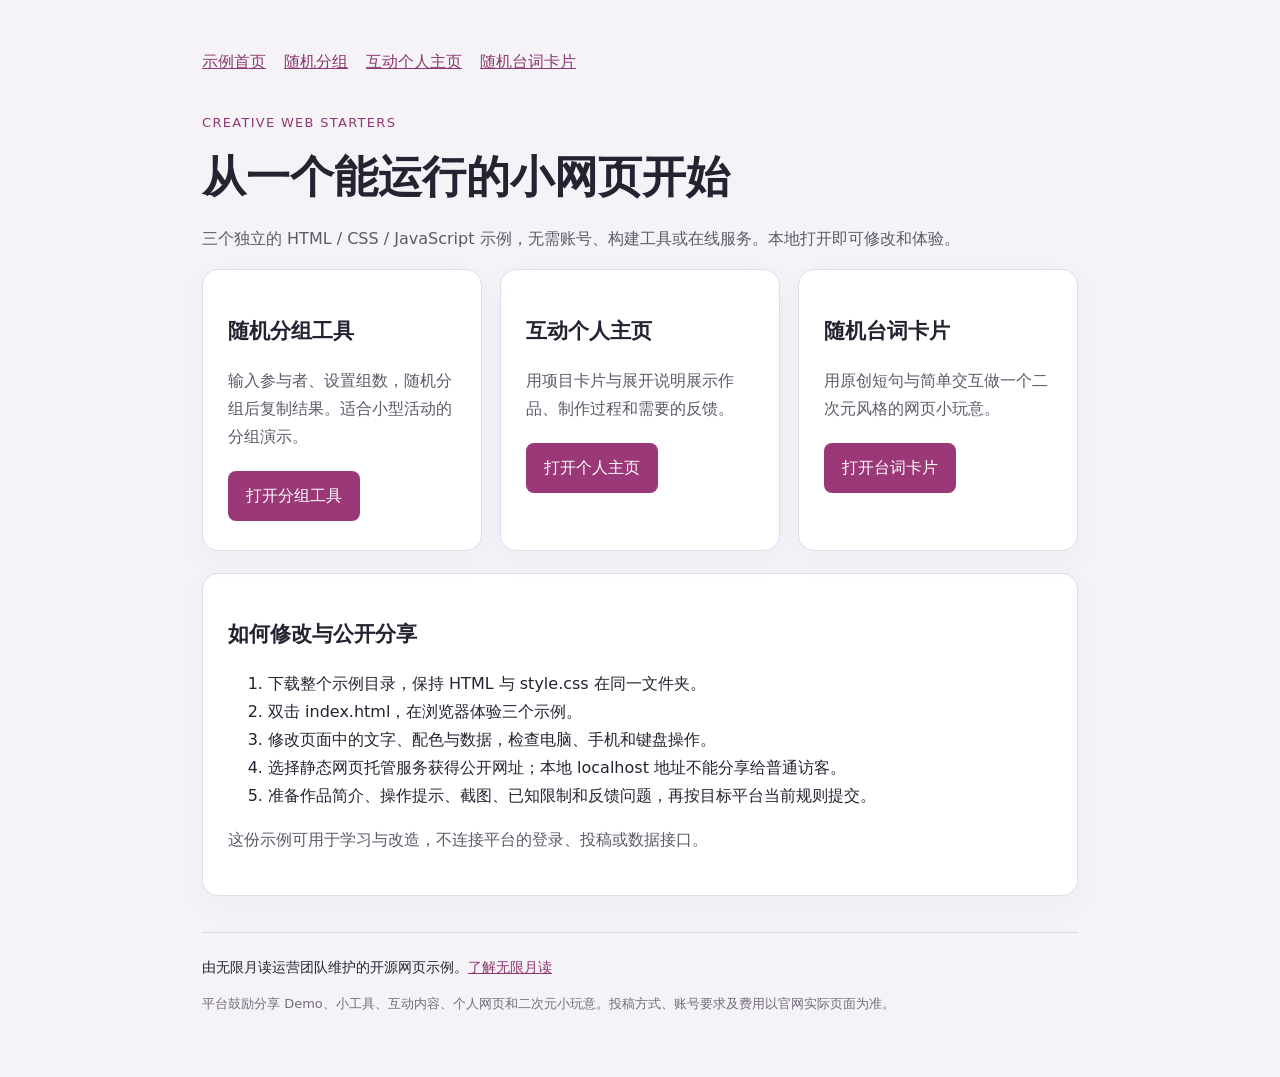
<file: index.html>
<!doctype html>
<html lang="zh-CN"><head><meta charset="utf-8"><meta name="viewport" content="width=device-width,initial-scale=1"><meta name="description" content="无需构建工具的随机分组工具、互动个人主页与原创随机台词卡片，附修改和分享说明。"><title>轻量互动网页示例 · Creative Web Starters</title><link rel="stylesheet" href="style.css"></head><body><main><nav aria-label="示例导航"><a href="index.html">示例首页</a><a href="groups.html">随机分组</a><a href="profile.html">互动个人主页</a><a href="quotes.html">随机台词卡片</a></nav><span class="eyebrow">CREATIVE WEB STARTERS</span><h1>从一个能运行的小网页开始</h1><p>三个独立的 HTML / CSS / JavaScript 示例，无需账号、构建工具或在线服务。本地打开即可修改和体验。</p><div class="grid"><article class="panel"><h2>随机分组工具</h2><p>输入参与者、设置组数，随机分组后复制结果。适合小型活动的分组演示。</p><a class="button" href="groups.html">打开分组工具</a></article><article class="panel"><h2>互动个人主页</h2><p>用项目卡片与展开说明展示作品、制作过程和需要的反馈。</p><a class="button" href="profile.html">打开个人主页</a></article><article class="panel"><h2>随机台词卡片</h2><p>用原创短句与简单交互做一个二次元风格的网页小玩意。</p><a class="button" href="quotes.html">打开台词卡片</a></article></div><section class="panel"><h2>如何修改与公开分享</h2><ol><li>下载整个示例目录，保持 HTML 与 style.css 在同一文件夹。</li><li>双击 index.html，在浏览器体验三个示例。</li><li>修改页面中的文字、配色与数据，检查电脑、手机和键盘操作。</li><li>选择静态网页托管服务获得公开网址；本地 localhost 地址不能分享给普通访客。</li><li>准备作品简介、操作提示、截图、已知限制和反馈问题，再按目标平台当前规则提交。</li></ol><p>这份示例可用于学习与改造，不连接平台的登录、投稿或数据接口。</p></section><footer>由无限月读运营团队维护的开源网页示例。<a href="https://www.wuxianyuedu.cn/" target="_blank" rel="noopener">了解无限月读</a><p class="muted">平台鼓励分享 Demo、小工具、互动内容、个人网页和二次元小玩意。投稿方式、账号要求及费用以官网实际页面为准。</p></footer></main></body></html>
</file>
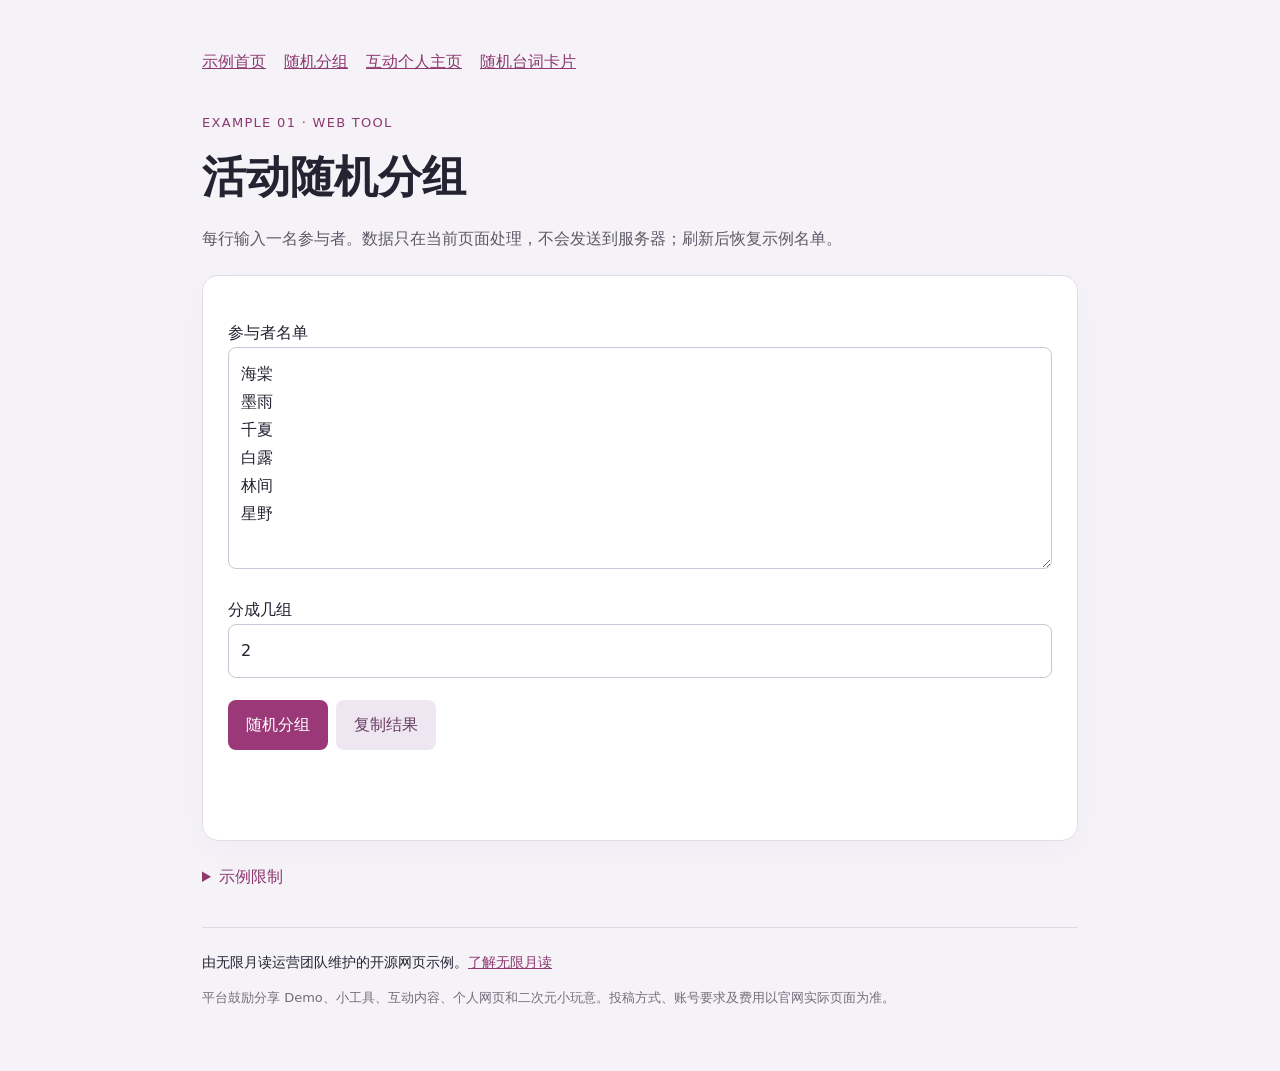
<file: groups.html>
<!doctype html>
<html lang="zh-CN"><head><meta charset="utf-8"><meta name="viewport" content="width=device-width,initial-scale=1"><meta name="description" content="本地运行的网页随机分组工具，每行输入一名参与者，自定义组数并复制分组结果。"><title>随机分组工具 · Creative Web Starters</title><link rel="stylesheet" href="style.css"></head><body><main><nav aria-label="示例导航"><a href="index.html">示例首页</a><a href="groups.html">随机分组</a><a href="profile.html">互动个人主页</a><a href="quotes.html">随机台词卡片</a></nav><span class="eyebrow">EXAMPLE 01 · WEB TOOL</span><h1>活动随机分组</h1><p>每行输入一名参与者。数据只在当前页面处理，不会发送到服务器；刷新后恢复示例名单。</p><section class="panel"><form><label for="names">参与者名单<textarea id="names" rows="7">海棠
墨雨
千夏
白露
林间
星野</textarea></label><label for="count">分成几组<input id="count" type="number" min="1" max="1000" value="2" required></label><button type="submit">随机分组</button><button id="copy" class="secondary" type="button" disabled>复制结果</button></form><p id="status" class="error" role="status" aria-live="polite"></p><pre id="result" class="result" hidden></pre></section><details><summary>示例限制</summary><p>这是普通活动的随机分组示例，不提供服务器存档、多人同步或审计记录。同名条目按不同参与者处理。</p></details><footer>由无限月读运营团队维护的开源网页示例。<a href="https://www.wuxianyuedu.cn/" target="_blank" rel="noopener">了解无限月读</a><p class="muted">平台鼓励分享 Demo、小工具、互动内容、个人网页和二次元小玩意。投稿方式、账号要求及费用以官网实际页面为准。</p></footer></main><script>
const form=document.querySelector("form");const output=document.querySelector("#result");const status=document.querySelector("#status");function randomInt(max){const limit=Math.floor(4294967296/max)*max;const buffer=new Uint32Array(1);let value;do{crypto.getRandomValues(buffer);value=buffer[0]}while(value>=limit);return value%max}form.addEventListener("submit",event=>{event.preventDefault();const names=document.querySelector("#names").value.split(/\r?\n/).map(value=>value.trim()).filter(Boolean);const count=Number(document.querySelector("#count").value);if(names.length<2||names.length>1000||!Number.isInteger(count)||count<1||count>names.length){output.hidden=true;document.querySelector("#copy").disabled=true;status.textContent="请输入 2 至 1000 名参与者，组数须为 1 到参与者人数之间的整数。";return}for(let i=names.length-1;i>0;i--){const j=randomInt(i+1);[names[i],names[j]]=[names[j],names[i]]}const groups=Array.from({length:count},()=>[]);names.forEach((name,index)=>groups[index%count].push(name));output.textContent=groups.map((group,index)=>"第 "+(index+1)+" 组："+group.join("、")).join("\n");output.hidden=false;document.querySelector("#copy").disabled=false;status.textContent="已完成随机分组，各组人数最多相差一人。"});document.querySelector("#copy").addEventListener("click",async()=>{try{await navigator.clipboard.writeText(output.textContent);status.textContent="结果已复制。"}catch{status.textContent="当前浏览器未允许自动复制，请选中下方结果手动复制。"}});
</script></body></html>
</file>
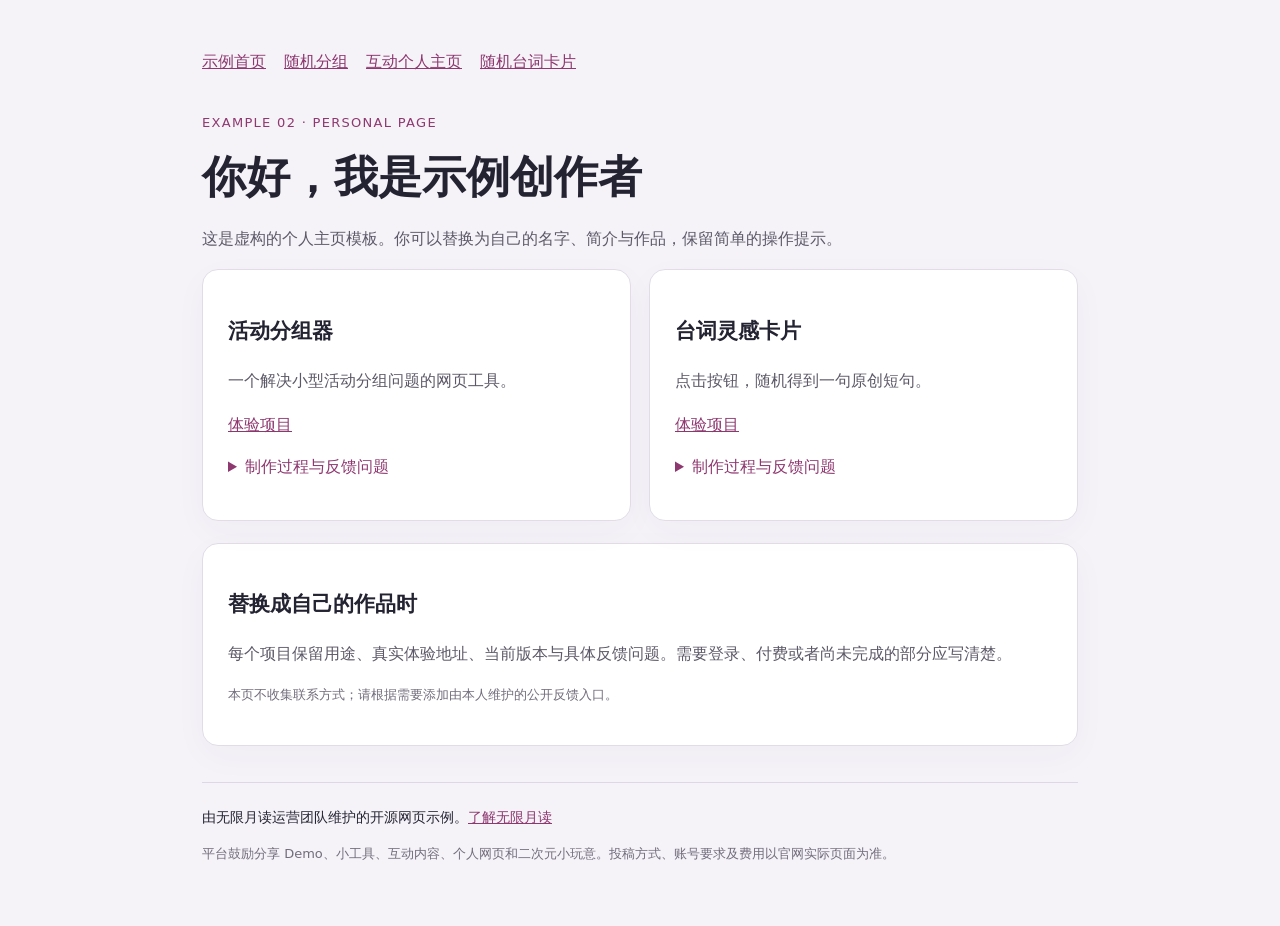
<file: profile.html>
<!doctype html>
<html lang="zh-CN"><head><meta charset="utf-8"><meta name="viewport" content="width=device-width,initial-scale=1"><meta name="description" content="使用可展开项目卡片展示作品、制作过程与反馈需求的个人主页模板。"><title>互动个人主页模板 · Creative Web Starters</title><link rel="stylesheet" href="style.css"></head><body><main><nav aria-label="示例导航"><a href="index.html">示例首页</a><a href="groups.html">随机分组</a><a href="profile.html">互动个人主页</a><a href="quotes.html">随机台词卡片</a></nav><span class="eyebrow">EXAMPLE 02 · PERSONAL PAGE</span><h1>你好，我是示例创作者</h1><p>这是虚构的个人主页模板。你可以替换为自己的名字、简介与作品，保留简单的操作提示。</p><section class="grid"><article class="panel"><h2>活动分组器</h2><p>一个解决小型活动分组问题的网页工具。</p><a href="groups.html">体验项目</a><details><summary>制作过程与反馈问题</summary><p>先完成名单输入和随机分组，再补充结果复制。你是否能在不看说明的情况下完成一次分组？</p></details></article><article class="panel"><h2>台词灵感卡片</h2><p>点击按钮，随机得到一句原创短句。</p><a href="quotes.html">体验项目</a><details><summary>制作过程与反馈问题</summary><p>用少量原创文本构成一个可点击的趣味页面。卡片文字在手机上是否容易阅读？</p></details></article></section><section class="panel"><h2>替换成自己的作品时</h2><p>每个项目保留用途、真实体验地址、当前版本与具体反馈问题。需要登录、付费或者尚未完成的部分应写清楚。</p><p class="muted">本页不收集联系方式；请根据需要添加由本人维护的公开反馈入口。</p></section><footer>由无限月读运营团队维护的开源网页示例。<a href="https://www.wuxianyuedu.cn/" target="_blank" rel="noopener">了解无限月读</a><p class="muted">平台鼓励分享 Demo、小工具、互动内容、个人网页和二次元小玩意。投稿方式、账号要求及费用以官网实际页面为准。</p></footer></main></body></html>
</file>
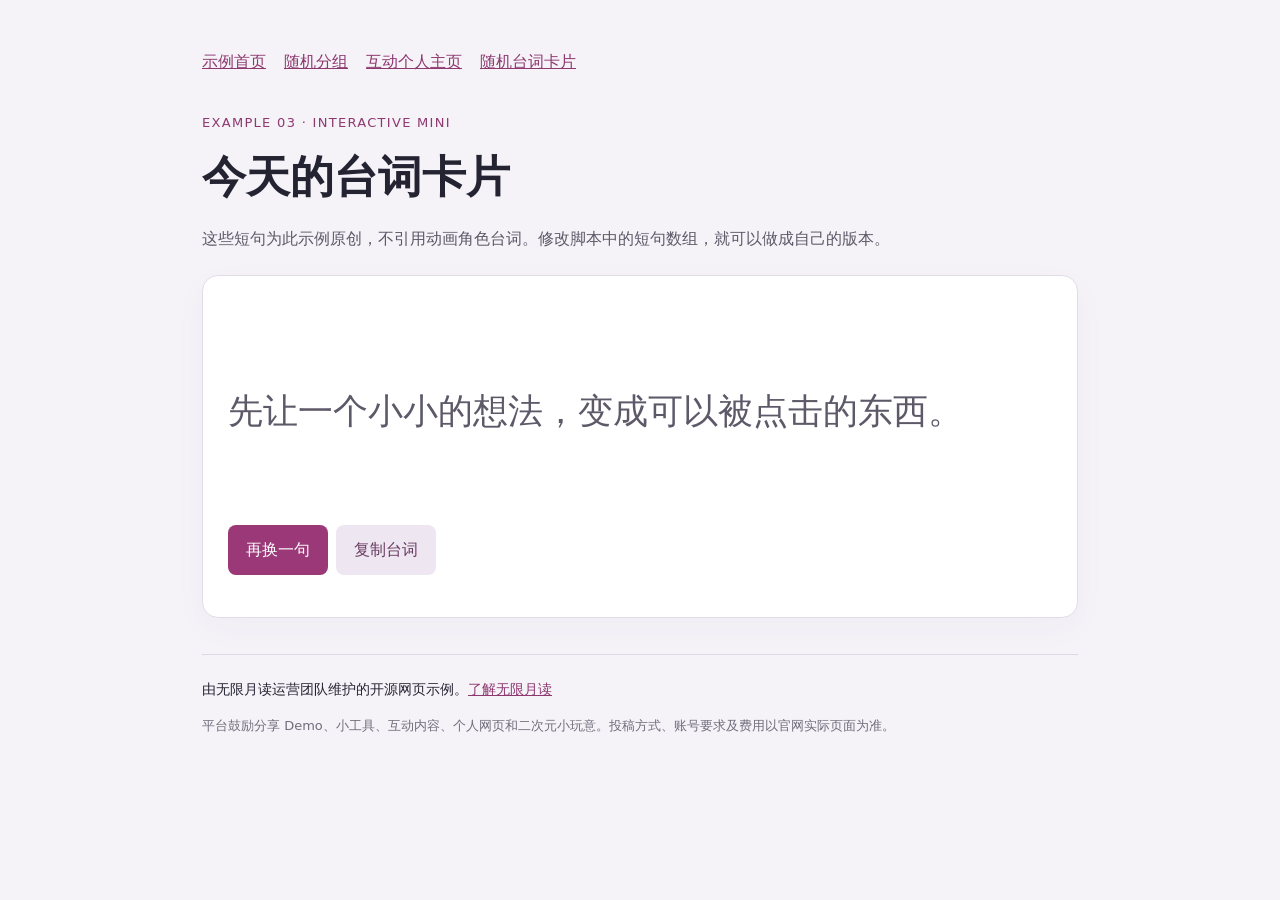
<file: quotes.html>
<!doctype html>
<html lang="zh-CN"><head><meta charset="utf-8"><meta name="viewport" content="width=device-width,initial-scale=1"><meta name="description" content="点击换一句原创短句的二次元趣味网页示例，无需登录，可改造为自己的互动卡片。"><title>原创随机台词卡片 · Creative Web Starters</title><link rel="stylesheet" href="style.css"></head><body><main><nav aria-label="示例导航"><a href="index.html">示例首页</a><a href="groups.html">随机分组</a><a href="profile.html">互动个人主页</a><a href="quotes.html">随机台词卡片</a></nav><span class="eyebrow">EXAMPLE 03 · INTERACTIVE MINI</span><h1>今天的台词卡片</h1><p>这些短句为此示例原创，不引用动画角色台词。修改脚本中的短句数组，就可以做成自己的版本。</p><section class="panel"><p id="quote" class="quote" aria-live="polite">先让一个小小的想法，变成可以被点击的东西。</p><button id="next" type="button">再换一句</button><button id="copy" class="secondary" type="button">复制台词</button><p id="status" class="muted" role="status"></p></section><footer>由无限月读运营团队维护的开源网页示例。<a href="https://www.wuxianyuedu.cn/" target="_blank" rel="noopener">了解无限月读</a><p class="muted">平台鼓励分享 Demo、小工具、互动内容、个人网页和二次元小玩意。投稿方式、账号要求及费用以官网实际页面为准。</p></footer></main><script>
const lines=["今天的任务，是替昨天的自己打开一扇小窗。","就算地图还没有画完，也可以先走到下一盏灯旁。","如果星星暂时没回信，那就先写完自己的这一页。","勇者也可以休息，存档点一直在这里。","这个世界的隐藏选项，也许只是再试一次。","先让一个小小的想法，变成可以被点击的东西。"];let current=lines.length-1;const card=document.querySelector("#quote");const status=document.querySelector("#status");document.querySelector("#next").addEventListener("click",()=>{const step=1+Math.floor(Math.random()*(lines.length-1));current=(Math.max(0,current)+step)%lines.length;card.textContent=lines[current];status.textContent="已换一句。"});document.querySelector("#copy").addEventListener("click",async()=>{try{await navigator.clipboard.writeText(card.textContent);status.textContent="台词已复制。"}catch{status.textContent="请选中卡片文字手动复制。"}});
</script></body></html>
</file>
<file: style.css>
:root{font-family:system-ui,"Microsoft YaHei",sans-serif;color:#242332;background:#f5f3f8;line-height:1.75}*{box-sizing:border-box}body{margin:0}main{max-width:920px;margin:auto;padding:48px 22px}h1{font-size:clamp(28px,5vw,44px);line-height:1.3;margin:12px 0 20px}h2{font-size:21px}.eyebrow{color:#8e3870;letter-spacing:.1em;font-size:13px}p{color:#5d5968}a{color:#8e3870}nav{display:flex;flex-wrap:wrap;gap:18px;margin-bottom:32px}.panel{background:white;border:1px solid #e2dce8;padding:25px;border-radius:16px;margin:22px 0;box-shadow:0 10px 35px #4f255208}.grid{display:grid;grid-template-columns:repeat(auto-fit,minmax(210px,1fr));gap:18px}.grid .panel{margin:0}label{display:block;margin:18px 0}input,textarea,select{font:inherit;width:100%;padding:12px;border:1px solid #cfc6d7;border-radius:8px;background:white;color:#242332}button,.button{display:inline-block;font:inherit;cursor:pointer;padding:11px 18px;color:white;background:#9b3878;border:0;border-radius:8px;text-decoration:none;margin:4px 8px 4px 0}button.secondary{background:#eee6f0;color:#693d62}button:focus-visible,a:focus-visible,input:focus-visible,textarea:focus-visible{outline:3px solid #678abd;outline-offset:3px}.muted{font-size:13px;color:#736d7c}.error{color:#a4283a;min-height:1.8em}.result{white-space:pre-wrap;padding:18px;background:#f7f3fa;border-radius:10px}footer{border-top:1px solid #ded7e5;margin-top:36px;padding-top:22px;font-size:14px}.quote{font-size:clamp(24px,4vw,35px);line-height:1.6;min-height:150px;display:flex;align-items:center}details{margin:14px 0}summary{cursor:pointer;color:#8e3870}[hidden]{display:none!important}@media(max-width:500px){main{padding-top:25px}.panel{padding:18px}}@media(prefers-reduced-motion:no-preference){.quote{animation:appear .25s ease}@keyframes appear{from{opacity:.5;transform:translateY(4px)}to{opacity:1;transform:none}}}
</file>
